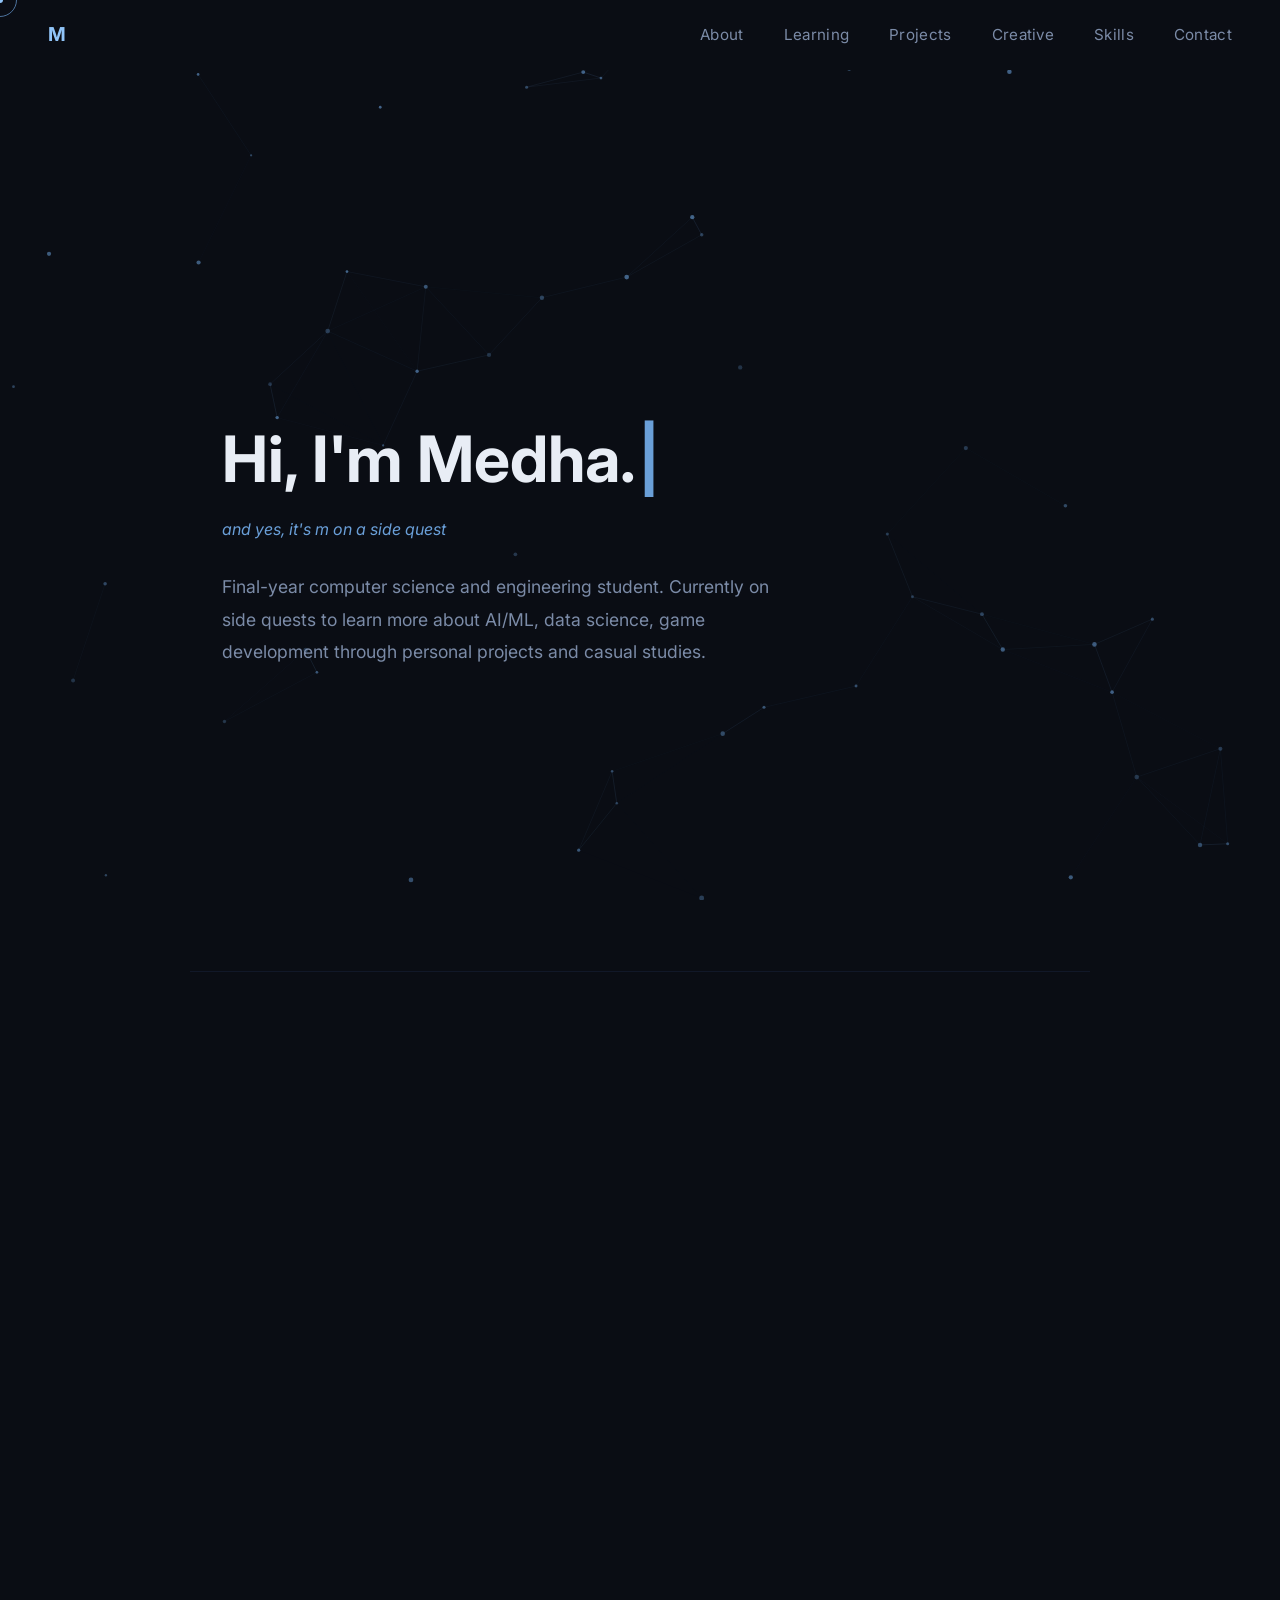
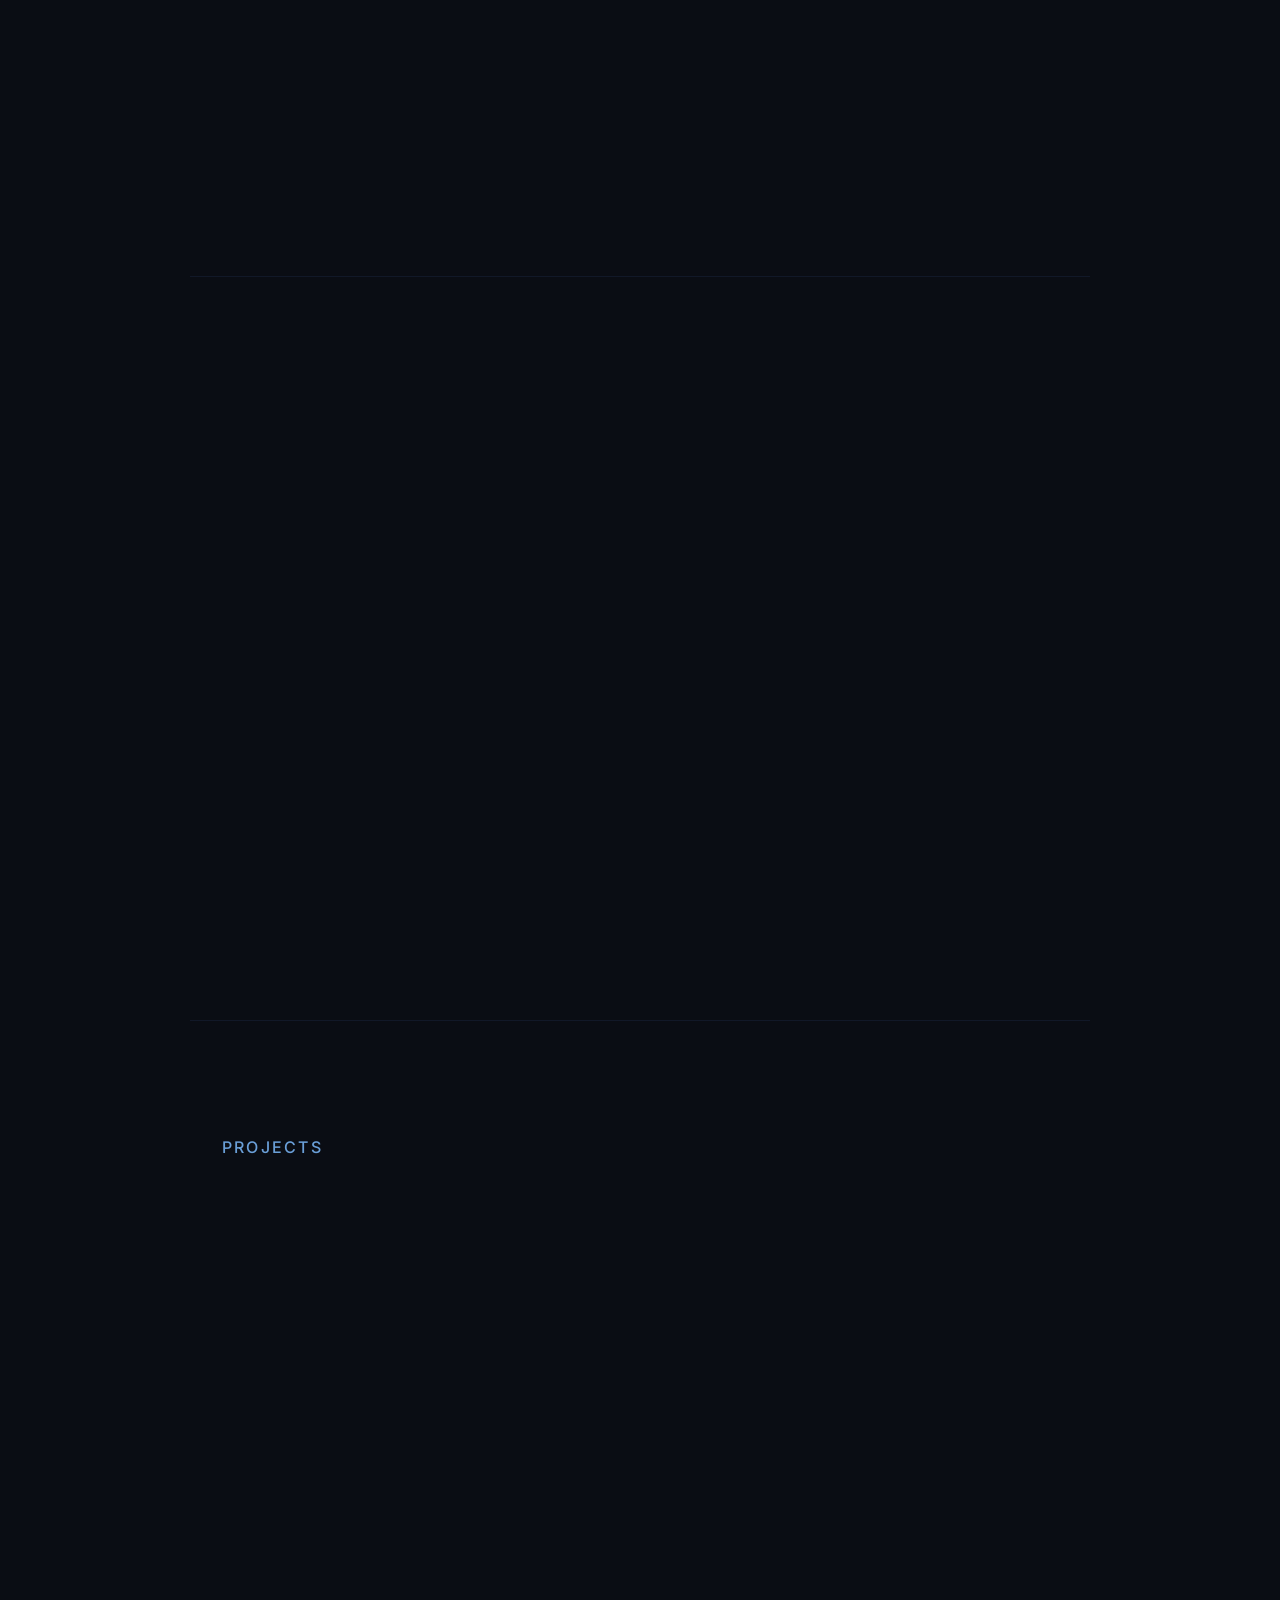
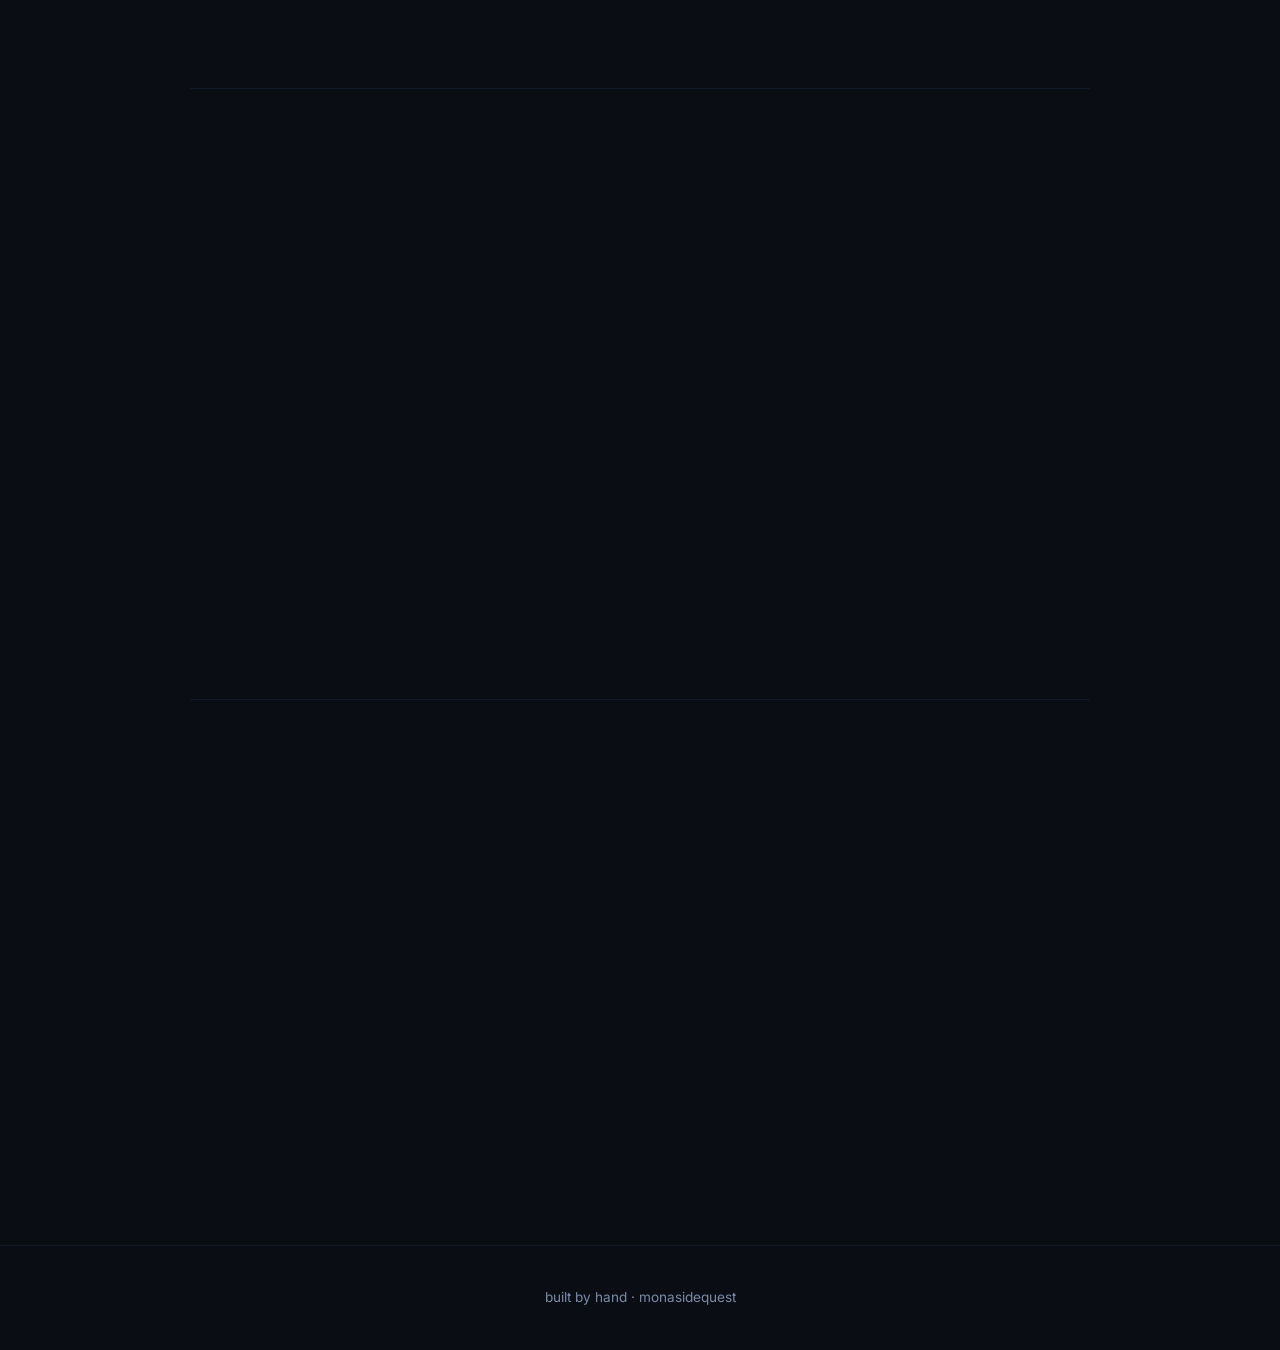
<file: index.html>
<!DOCTYPE html>
<html lang="en">
    <head>
        <meta charset="UTF-8" />
        <meta name="viewport" content="width=device-width, initial-scale=1.0" />
        <title>monasidequest</title>
        <link rel="preconnect" href="https://fonts.googleapis.com">
        <link href="https://fonts.googleapis.com/css2?family=Inter:wght@400;500;600;700&display=swap" rel="stylesheet">
        <link rel="stylesheet" href="style.css" />
    </head>

    <body>
        <nav id="navbar">
            <a href="#" class="nav-logo">M</a>
             <ul class="nav-links" id="nav-links">
                <li><a href="#about">About</a></li>
                <li><a href="#learning">Learning</a></li>
                <li><a href="#projects">Projects</a></li>
                <li><a href="creative.html">Creative</a></li>
                <li><a href="#skills">Skills</a></li>
                <li><a href="#contact">Contact</a></li>
            </ul>

            <button class="hamburger" id="hamburger" aria-label="Toggle menu">
                <span></span>
                <span></span>
                <span></span>
            </button>
        </nav>
        <div class="nav-overlay" id="nav-overlay"></div>

        <section id="hero">
            <h1 id="hero-title"></h1>
            <p class="hero-tagline fade-in">and yes, it's m on a side quest</p>
            <p class="hero-intro fade-in">
                Final-year computer science and engineering student. Currently on side quests to learn more about AI/ML, data science,
                game development through personal projects and casual studies.
            </p>
        </section>

        <section id="about">
            <h2 class="reveal">About me</h2>
            <p class="reveal">
                Computers always felt natural to me. Easy in the way things feel easy when they just make sense. 
                Math and coding worked the same way: just knowing what to apply where, when, and how. 
                The satisfaction of being able to apply the specific knowledge or logic to solve a problem, or build 
                something from scratch, on things that pique my curiosity and interest is what keeps me going.
                Right now that means a lot of things at once – AI/ML, data science, game development, and building this website. 
            </p>
            <p class="reveal">
                I'm not sure where it all leads yet, and I'm okay with that. 
                That same curiosity doesn't stay inside a screen either:
            </p>
                <ul>
                    <li class="reveal"> I like art. Experimenting with new mediums, new methods, trying to figure out what works, and the process 
                        of creating something is fun. </li>
                    <li class="reveal"> I like trying out new games. Understanding the game mechanics, graphics, storyline, and figuring out what 
                        makes a game interesting—even the ones that I personally don't like is intriguing. </li>
                    <li class="reveal"> I'm even trying to get into gardening. Learning the different needs of different plants, and caring for 
                        them is a slow and therapeutic process, reminding me to take things slow sometimes. </li>
                </ul> 
            <p class="reveal">
                All of this keeps reminding me to take it one day at a time and to trust the process.          
            </p>
            </section>

        <section id="learning">
            <h2 class="reveal">Currently learning</h2>
            <div class="cards-grid">
                <div class="learning-card reveal">
                    <h3>AI/ML & Data Science</h3>
                    <p class="card-status">Status: In Progress</p>
                    <p>
                        Working through Kaggle's learning tracks. I upload the exercise Notebooks to Github as I go. 
                    </p>
                </div>

                <div class="learning-card reveal">
                    <h3>Game Development - Unity</h3>
                    <p class="card-status">Status: In Progress</p>
                    <p>
                        Teaching myself Unity and C#, one feature or mechanic at a time.
                        Publishing on itch.io and looking for game jams to participate in when I can.
                    </p>
                </div>

                <div class="learning-card reveal">
                    <h3>LeetCode - C++ & Python</h3>
                    <p class="card-status">Status: Daily Habit</p>
                    <p>
                        One problem every day regardless of the difficulty. I solve it in whichever language feels right first, then 
                        translate the same solution to the other. Two submissions, one insight.
                    </p>
                </div>

                <div class="learning-card reveal">
                    <h3>Web Development - HTML / CSS / JS</h3>
                    <p class="card-status">Status: You are looking at it</p>
                    <p>
                        Building this site from scratch to learn the basics and fundamentals.
                        Every single line written manually while figuring out each concept.
                    </p>
                </div>
            </div>
        </section>

        <section id="projects">
            <h2>Projects</h2>
            <p class="reveal projects-eyebrow">Latest thing I'm building</p>
            <div class="cards-grid featured-single" id="featured-projects"></div>
            <div class="reveal" style="margin-top: 2rem;">
                <a href="projects.html" class="btn">View all projects</a>
            </div>
        </section>
        
        <section id="skills">
            <h2 class="reveal">Skills</h2>
            <div class="skills-grid">
                    <div class="skill-group reveal">
                    <h3>Languages</h3>
                    <ul>
                        <li>Python</li>
                        <li>C++</li>
                        <li>C#</li>
                        <li>C</li>
                        <li>SQL</li>
                        <li>HTML</li>
                        <li>CSS (learning)</li>
                        <li>JavaScript (learning)</li>
                    </ul>
                </div>

                <div class="skill-group reveal">
                    <h3>Tools & Platforms</h3>
                    <ul>
                        <li>VS Code</li>
                        <li>Git & GitHub</li>
                        <li>Unity</li>
                        <li>Tableau</li>
                    </ul>
                </div>
            </div>
        </section>

        <section id="contact">
            <h2 class="reveal">Contact</h2>
            <p class="reveal" style="color: var(--muted); margin-bottom: 2rem;">
                Always open to interesting conversations, collaborations, or just a hello!
            </p>
            <div class="contact-links reveal">
                <a href="https://in.linkedin.com/in/medhahegde04" target="_blank" class="contact-link">LinkedIn</a>
                <a href="https://github.com/medhahegde04" target="_blank" class="contact-link">GitHub</a>
                <a href="https://monasidequest.itch.io/" target="_blank" class="contact-link">Itch.io</a>
                <a href="" target="_blank" class="contact-link">Instagram (Creative Outlet)
                    <span class="coming-soon">just getting started</span>
                </a>
                <div class="email-row">
                    <span>medhahegde04@gmail.com</span>
                    <button class="copy-btn" onclick="copyEmail()"> Copy </button>
                    <span class="copy-confirm" id="copy-confirm"> Copied! </span>
                </div>
            </div>
        </section>

         <footer>
            <p>built by hand · monasidequest</p>
        </footer>

        <script src="projects-info.js"></script>
        <script src="script.js"></script>
    </body>
</html>
</file>
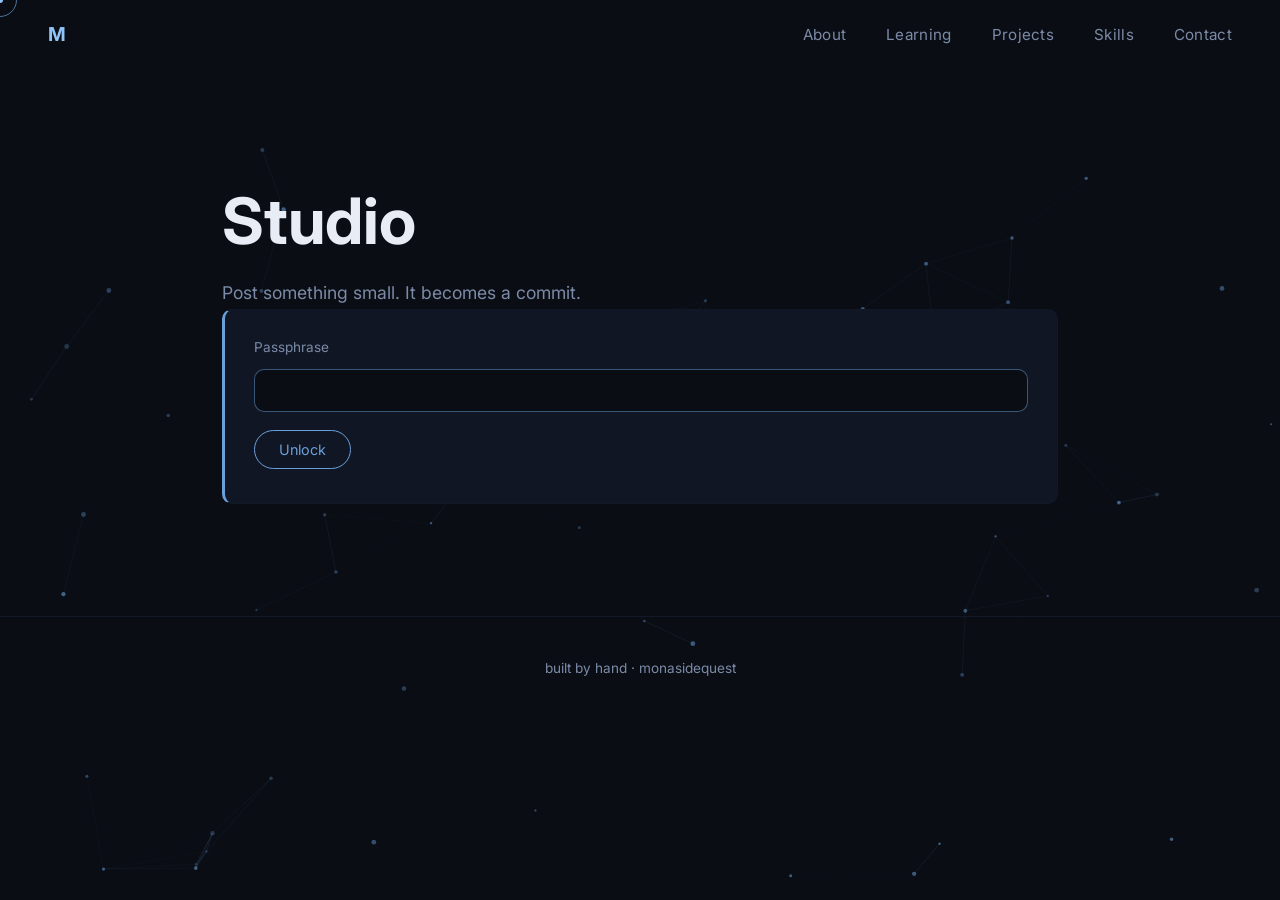
<file: admin.html>
<!DOCTYPE html>
<html lang="en">
    <head>
        <meta charset="UTF-8" />
        <meta name="viewport" content="width=device-width, initial-scale=1.0" />
        <meta name="robots" content="noindex, nofollow" />
        <title>Studio by monasidequest</title>
        <link rel="preconnect" href="https://fonts.googleapis.com">
        <link href="https://fonts.googleapis.com/css2?family=Inter:wght@400;500;600;700&display=swap" rel="stylesheet">
        <link rel="stylesheet" href="style.css" />
    </head>

    <body>
        <nav id="navbar">
            <a href="index.html" class="nav-logo">M</a>
             <ul class="nav-links">
                <li><a href="index.html#about">About</a></li>
                <li><a href="index.html#learning">Learning</a></li>
                <li><a href="projects.html">Projects</a></li>
                <li><a href="index.html#skills">Skills</a></li>
                <li><a href="index.html#contact">Contact</a></li>
            </ul>
        </nav>

        <section id="studio">
            <h1 class="fade-in">Studio</h1>
            <p class="hero-intro fade-in">Post something small. It becomes a commit.</p>


            <div class="learning-card" id="view-login">
                <p class="projects-eyebrow">Passphrase</p>
                <input id="pass" type="password" autocomplete="current-password">
                <div class="filter-bar">
                    <button class="btn" id="btn-login">Unlock</button>
                </div>
                <div class="projects-empty" id="msg-login"></div>
            </div>


            <div class="learning-card hidden" id="view-compose">
                <p class="projects-eyebrow">Pictures (optional, up to 4)</p>
                <div class="filter-bar">
                    <button class="filter-btn" id="btn-pick">Add photos</button>
                </div>
                <input id="file" type="file" accept="image/*" multiple class="hidden">
                <div class="projects-empty" id="pick-status"></div>
                <div class="thumbs" id="thumbs"></div>

                <p class="projects-eyebrow">Title</p>
                <input id="title" type="text" maxlength="80">

                <p class="projects-eyebrow">Tag</p>
                <input id="tag" type="text" maxlength="30" placeholder="sketch, note, craft...">

                <p class="projects-eyebrow">Date</p>
                <input id="date" type="date">

                <p class="projects-eyebrow">Caption / Note</p>
                <textarea id="caption" maxlength="600"></textarea>

                <div class="filter-bar">
                    <button class="filter-btn" id="btn-lock">Lock</button>
                    <button class="btn" id="btn-preview">Preview</button>
                </div>
                <div class="projects-empty" id="msg-compose"></div>
            </div>


            <div class="hidden" id="view-preview">
                <p class="projects-eyebrow">This will appear on your site.</p>
                <div class="creative-grid" id="preview-card"></div>

                <div class="learning-card" style="margin-top: 1.5rem;">
                    <p class="projects-eyebrow">Files that will change:</p>
                    <div class="projects-empty" id="files-list"></div>

                    <p class="projects-eyebrow" style="margin-top: 1.1rem;">Commit message:</p>
                    <input id="commit" type="text" maxlength="200">

                    <div class="filter-bar">
                        <button class="filter-btn" id="btn-back">Back</button>
                        <button class="btn" id="btn-publish">Publish</button>
                    </div>
                    <div class="projects-empty" id="msg-preview"></div>
                </div>
            </div>
            

            <div class="learning-card hidden" id="view-done">
                <h3>Pushed!</h3>
                <div class="projects-empty">Vercel is redeploying. The site updates in about a minute.</div>
                <div class="filter-bar" style="margin-top: 1rem;">
                    <a id="commit-link" class="btn" target="_blank" rel="noopener">View commit</a>
                    <button class="filter-btn" id="btn-again">Post another</button>
                </div>
            </div>
            
        </section>

        <footer>
            <p>built by hand · monasidequest</p>
        </footer>

        <script src="script.js"></script>
        <script src="admin.js"></script>
    </body>
</html>
</file>
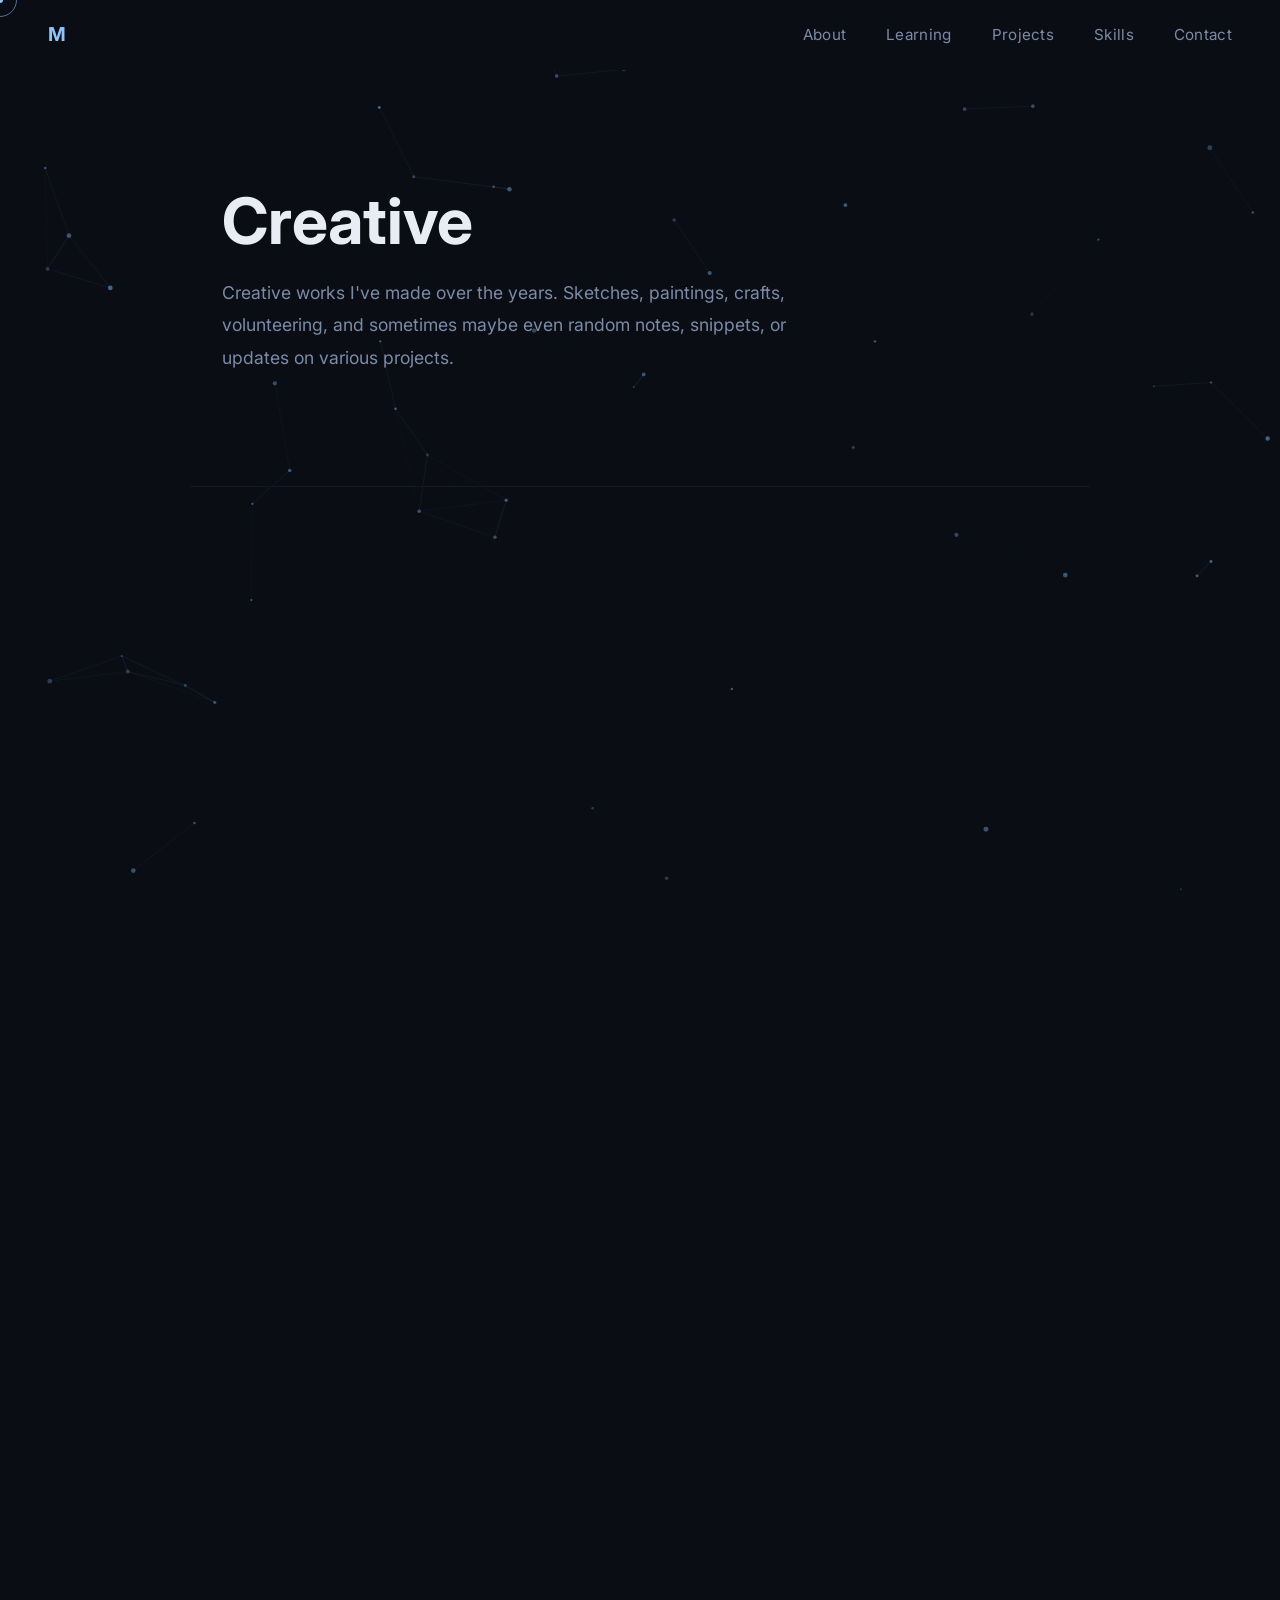
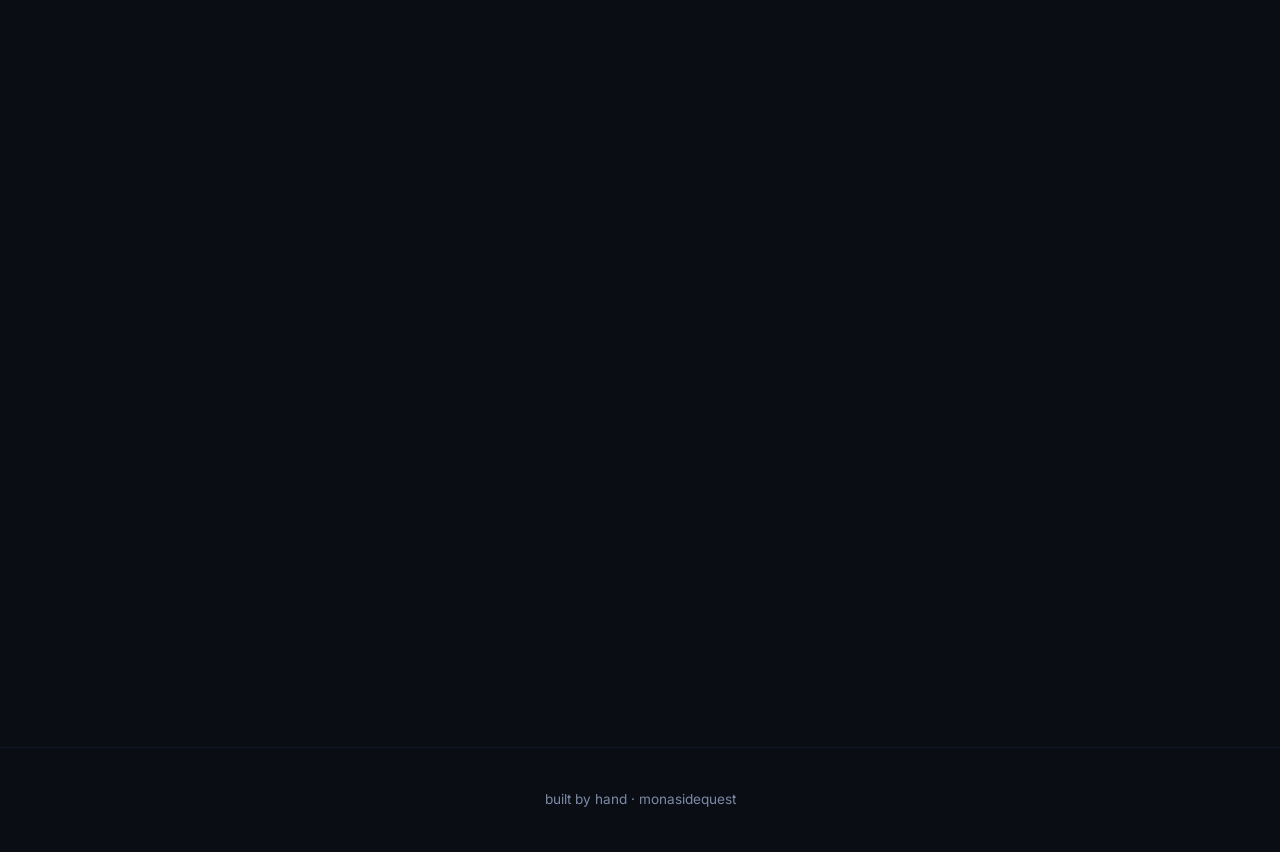
<file: creative.html>
<!DOCTYPE html>
<html lang="en">
    <head>
        <meta charset="UTF-8" />
        <meta name="viewport" content="width=device-width, initial-scale=1.0" />
        <title>Creative by monasidequest</title>
        <link rel="preconnect" href="https://fonts.googleapis.com">
        <link href="https://fonts.googleapis.com/css2?family=Inter:wght@400;500;600;700&display=swap" rel="stylesheet">
        <link rel="stylesheet" href="style.css" />
    </head>

    <body>
        <nav id="navbar">
            <a href="index.html" class="nav-logo">M</a>
             <ul class="nav-links">
                <li><a href="index.html#about">About</a></li>
                <li><a href="index.html#learning">Learning</a></li>
                <li><a href="projects.html">Projects</a></li>
                <li><a href="index.html#skills">Skills</a></li>
                <li><a href="index.html#contact">Contact</a></li>
            </ul>
        </nav>

        <section id="creative-header">
            <h1 class="fade-in">Creative</h1>
            <p class="hero-intro fade-in">
                Creative works I've made over the years. Sketches, paintings, crafts, volunteering, and sometimes maybe even random notes, snippets, or updates on various projects.
            </p>
        </section>

        <section id="creative-list">
            <div class="creative-grid" id="creative-gallery"></div>
        </section>

        <footer>
            <p>built by hand · monasidequest</p>
        </footer>

        <script src="creative-data.js"></script>
        <script src="script.js"></script>
    </body>
</html>
</file>
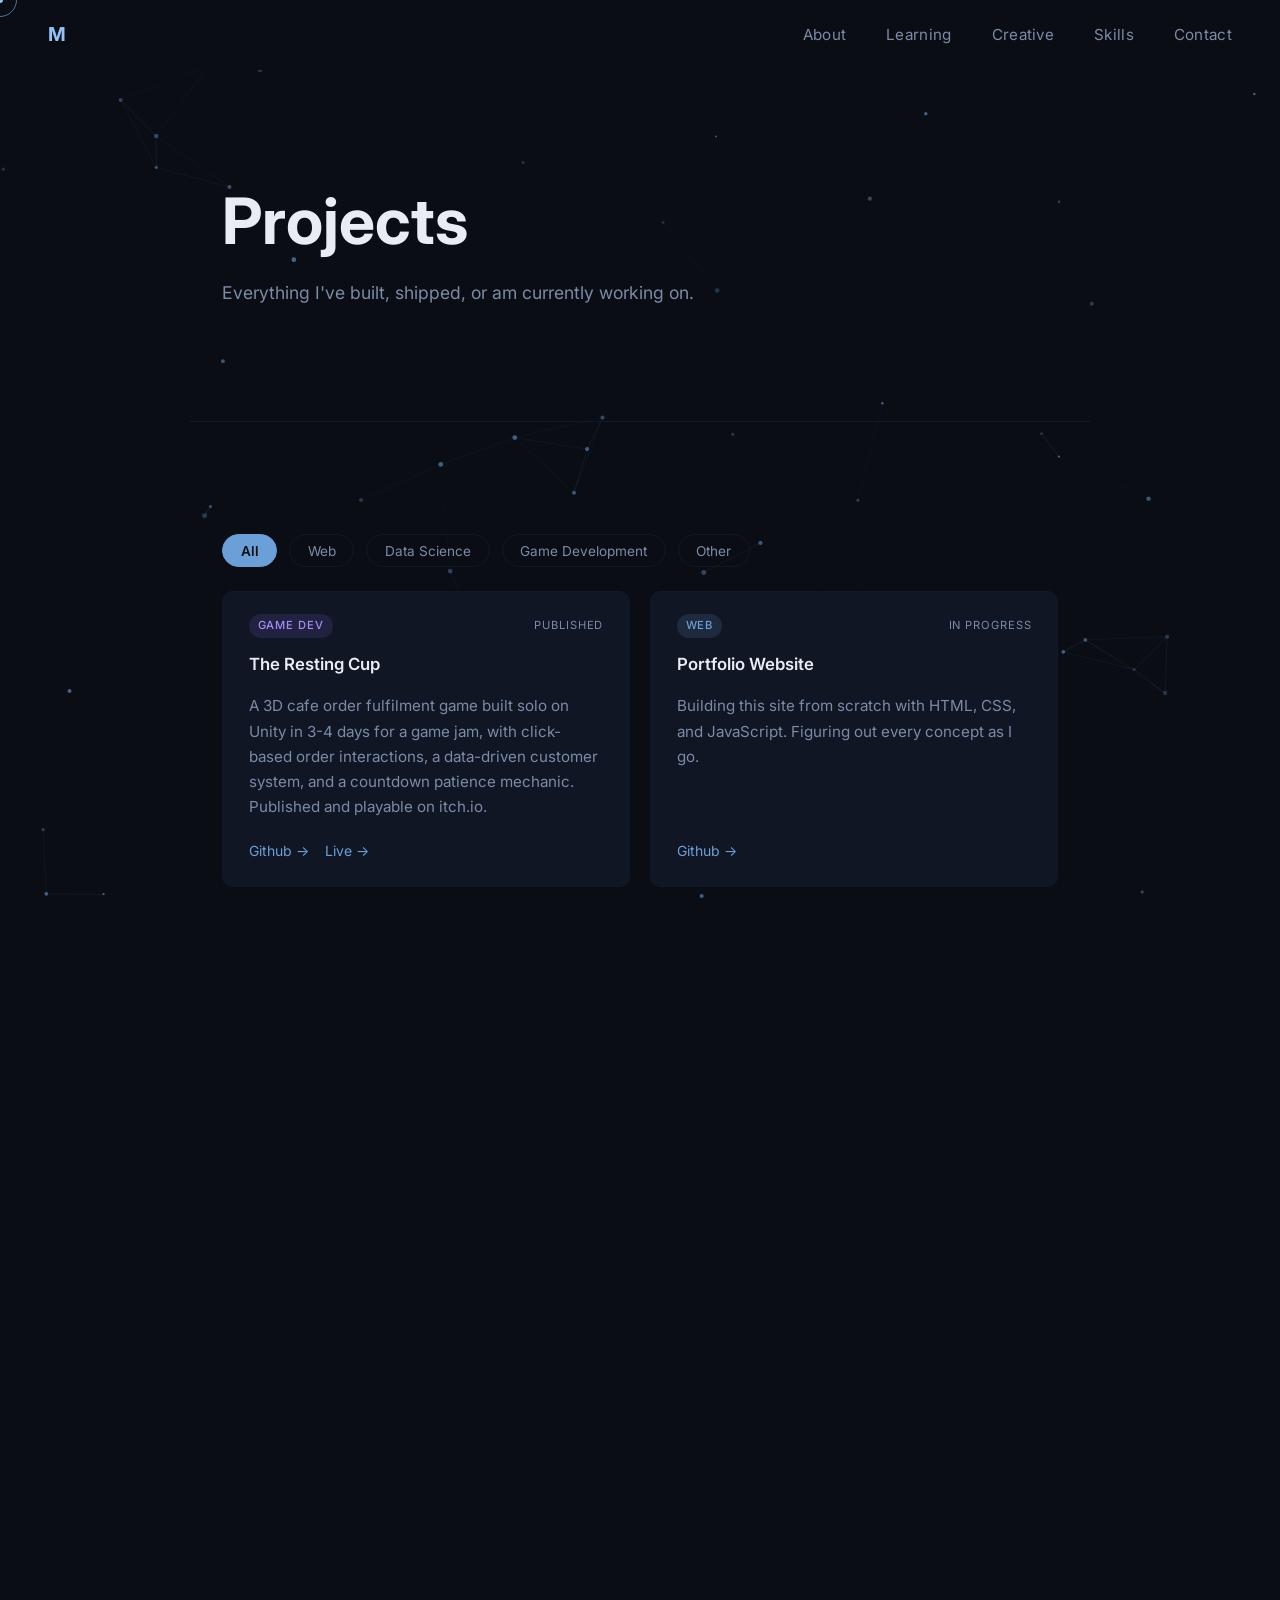
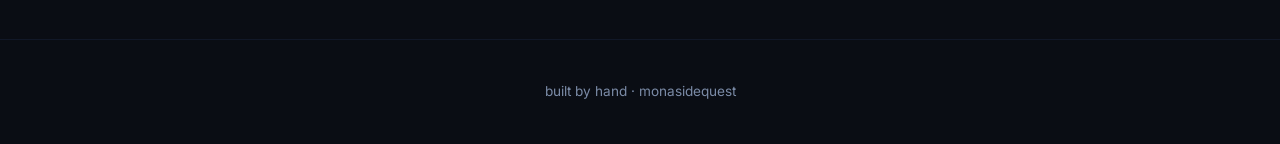
<file: projects.html>
<!DOCTYPE html>
<html lang="en">
    <head>
        <meta charset="UTF-8" />
        <meta name="viewport" content="width=device-width, initial-scale=1.0" />
        <title>Projects by monasidequest</title>
        <link rel="preconnect" href="https://fonts.googleapis.com">
        <link href="https://fonts.googleapis.com/css2?family=Inter:wght@400;500;600;700&display=swap" rel="stylesheet">
        <link rel="stylesheet" href="style.css" />
    </head>

    <body>
        <nav id="navbar">
            <a href="index.html" class="nav-logo">M</a>
             <ul class="nav-links">
                <li><a href="index.html#about">About</a></li>
                <li><a href="index.html#learning">Learning</a></li>
                <li><a href="creative.html">Creative</a></li>
                <li><a href="index.html#skills">Skills</a></li>
                <li><a href="index.html#contact">Contact</a></li>
            </ul>
        </nav>

        <section id="projects-header">
            <h1 class="fade-in">Projects</h1>
            <p class="hero-intro fade-in">
                Everything I've built, shipped, or am currently working on.
            </p>
        </section>

        <section id="projects-list">
            <div class="filter-bar reveal">
                <button class="filter-btn active" data-filter="all">All</button>
                <button class="filter-btn" data-filter="web">Web</button>
                <button class="filter-btn" data-filter="ds">Data Science</button>
                <button class="filter-btn" data-filter="gamedev">Game Development</button>
                <button class="filter-btn" data-filter="other">Other</button>
            </div>
            
            <div class="projects-full-grid" id="all-projects"></div>
        </section>
        
        <footer>
            <p>built by hand · monasidequest</p>
        </footer>

        <script src="projects-info.js"></script>
        <script src="script.js"></script>
    </body>
</html>
</file>
<file: style.css>
/* ---------- RESET ---------- */
/* Removes default margins and paddings of browsers. */
*, *::before, *::after {
    box-sizing: border-box;
    margin: 0;
    padding: 0;
}



/* ---------- CSS VARIABLES ---------- */
/* Defines the palette and settings. Use them with var(--variable-name). */
:root {
    --bg: #0a0d14;
    --surface: #101624;
    --border: #111828;
    --accent: #6a9fd8;
    --highlight: #90c4f8;
    --text: #e8edf5;
    --muted: #7b8ba7;
    --shadow: #6a9fd866;

    --tag-web-bg: #6a9fd826;
    --tag-ds-bg: #90c4f826;
    --tag-gamedev-bg: #8264dc26;
    --tag-other-bg: #64c89626;
 
    --tag-gamedev: #a78bfa;
    --tag-other: #78e3b8;
 
    --border-hover: #6a9fd880;
    --glow-soft: #6a9fd81a;
    --glow-ring: #6a9fd81f;
    --glow-btn: #6a9fd84d;
 

    --font: 'Inter', system-ui, sans-serif;
    --max-width: 900px;
    --section-gap: 7rem;
    --radius: 10px;
}



/* ---------- PARTICLE CANVAS ---------- */
/* Sits behind everything, fixed to the viewport. */
#particle-canvas {
    position: fixed;
    top: 0;
    left: 0;
    width: 100%;
    height: 100%;
    z-index: 0;
    pointer-events: none;
}

/* Push all content above the canvas. */
nav, section, footer, .nav-overlay {
    position: relative;
    z-index: 1;
}



/* ---------- CUSTOM CURSOR ---------- */
/* Hide the default cursor everywhere. */
body, a, button, .filter-btn, .btn {
    cursor: none;
}

/* Small dot — snaps to mouse instantly. */
#cursor-dot {
    width: 6px;
    height: 6px;
    background-color: var(--highlight);
    border-radius: 50%;
    position: fixed;
    top: 0;
    left: 0;
    pointer-events: none;
    z-index: 9999;
    transform: translate(-50%, -50%);
    transition: width 0.15s ease, height 0.15s ease;
}

/* Larger ring — follows with a lag. */
#cursor-ring {
    width: 34px;
    height: 34px;
    border: 1.5px solid var(--accent);
    border-radius: 50%;
    position: fixed;
    top: 0;
    left: 0;
    pointer-events: none;
    z-index: 9998;
    transform: translate(-50%, -50%);
    transition: width 0.2s ease, height 0.2s ease, border-color 0.2s ease;
    opacity: 0.7;
}

/* Both grow when hovering interactive elements. */
body.cursor-hover #cursor-dot {
    width: 8px;
    height: 8px;
}

body.cursor-hover #cursor-ring {
    width: 48px;
    height: 48px;
    border-color: var(--highlight);
    opacity: 1;
}



/* ---------- BODY ---------- */
/* Base style for all the elements in the body. */
body {
    background-color: var(--bg);
    color: var(--text);
    font-family: var(--font);
    font-size: 1.05rem;
    line-height: 1.75;
    padding-top: 4.5rem;
    -webkit-font-smoothing: antialiased;
}



/* ---------- LINKS ---------- */
/* Base style for all the links. */
a {
    color: var(--accent);
    text-decoration: none;
    transition: color 0.2s ease;
}

a:hover {
    color: var(--highlight);
}



/* ---------- NAVIGATION ---------- */
/* Basic styling – fixed to the top of the screen with the logo on the left and links on the right. */
nav {
    position: fixed;
    top: 0; 
    left: 0;
    right: 0;
    z-index: 100;
    background-color: var(--bg);
    border-bottom: 1px solid transparent;
    display: flex;
    align-items: center;
    justify-content: space-between;
    padding: 1.1rem 3rem;
    transition: border-color 0.3s ease, background-color 0.3s ease;
}

/* Scrolled state – added by JS when page scrolls down. */
nav.scrolled {
    border-bottom-color: var(--border);
    background-color: #0a0d14eb;
    backdrop-filter: blur(10px);
}

/* Logo – basic styling. */
.nav-logo {
    font-size: 1.2rem;
    font-weight: 700;
    color: var(--highlight);
    letter-spacing: 0.05em;
    text-decoration: none;
    transition: color 0.2s ease;
}

.nav-logo:hover {
    color: var(--text);
}

/* Navigation links – removes bullet points and displays the links in a row. */
.nav-links {
    display: flex;
    gap: 2.5rem;
    list-style: none;
}

/* Individual navigation links – muted by default and animated underline that grows on hover. */
.nav-links a {
    font-size:  0.95rem;
    color: var(--muted);
    letter-spacing: 0.02em;
    transition: color 0.2s ease;
    position: relative;
    padding-bottom: 3px;
}

.nav-links a::after {
    content: '';
    position: absolute;
    bottom: 0;
    left: 0;
    width: 0;
    height: 1px;
    background-color: var(--accent);
    transition: width 0.25s ease;
}

.nav-links a:hover, .nav-links a.active {
    color: var(--text);
}

.nav-links a.active::after, .nav-links a:hover::after {
    width: 100%;
}



/* ---------- HERO ---------- */
/* Fills content to the screen. */
#hero {
    padding-top: calc(var(--section-gap) + 3rem);
    min-height: 100vh;
    display: flex;
    flex-direction: column;
    justify-content: center;
}

h1 {
    font-size: clamp(2.6rem, 6vw, 4rem);
    font-weight: 700;
    line-height: 1.15;
    color: var(--text);
    margin-bottom: 1rem;
    min-height: 1.2em;
}

/* Blinking cursor animation on title. */
#hero-title::after {
    content: '|';
    color: var(--accent);
    animation: blink 1s step-end infinite;
    margin-left: 2px;
}

@keyframes blink {
    0%, 100% {opacity: 1;}
    50% {opacity: 0;}
}

/* Tagline styling. */
.hero-tagline {
    font-size: 1rem;
    color: var(--accent);
    margin-bottom: 1.75rem;
    font-style: italic;
}

/* Styling intro paragraph. */
.hero-intro {
    font-size: 1.1rem;
    color: var(--muted);
    max-width: 580px;
    line-height: 1.85;
}

/* Elements are visible only after JS finishes typing the tile.  */
.fade-in {
    opacity: 0;
    transition: opacity 0.9s ease;
}

.fade-in.visible {
    opacity: 1;
}



/* ---------- SECTION ---------- */
/* Basic styling for all sections. */
section {
    max-width: var(--max-width);
    margin: 0 auto;
    padding: var(--section-gap) 2rem;
    border-bottom: 1px solid var(--border);
}

section:last-of-type {
    border-bottom: none;
}

/* Basic styling for section titles and subheadings. */
h2 {
    font-size: 1rem;
    font-weight: 500;
    color: var(--accent);
    text-transform: uppercase;
    letter-spacing: 0.14em;
    margin-bottom: 2.25rem;
}

h3 {
    font-size: 1.05rem;
    font-weight: 600;
    color: var(--text);
    margin-bottom: 0.4rem;
}



/* ---------- ABOUT ME SECTION ---------- */
/* Styling for the paragraphs under the "about me" section. */
#about p {
    font-size: 1.05rem;
    color: var(--muted);
    margin-bottom: 1.4rem;
    max-width: 680px;
    text-align: justify;
}

#about ul {
    list-style: none;
    display: flex;
    flex-direction: column;
    gap: 0.85rem;
    margin-bottom: 1.4rem;
    max-width: 680px;
}

#about ul li {
    font-size: 1.05rem;
    color: var(--muted);
    padding-left: 1.5rem;
    position: relative;
    text-align: justify;
}

#about ul li::before {
    content: '–';
    position: absolute;
    left: 0;
    color: var(--accent);
}

/* Reveals elements as page scrolls down. */
.reveal {
    opacity: 0;
    transform: translateY(24px);
    transition: opacity 0.55s ease, transform 0.55s ease;
}

.reveal.visible {
    opacity: 1;
    transform: translateY(0);
}



/* ---------- CURRENTLY LEARNING SECTION ---------- */
/* Styling for cards grid. */
.cards-grid {
    display: grid;
    grid-template-columns: repeat(auto-fit, minmax(280px, 1fr));
    gap: 1.25rem;
}

/* Styling for each learning card. */
.learning-card {
    background-color: var(--surface);
    border: 1px solid var(--border);
    border-left: 3px solid var(--accent);
    border-radius: var(--radius);
    padding: 1.6rem 1.8rem;
    transition: border-left-color 0.25s ease, transform 0.25s ease, box-shadow 0.25s ease;
}

.learning-card:hover {
    border-left-color: var(--highlight);
    transform: translateY(-3px);
    box-shadow: 0 8px 30px var(--shadow);
}

/* Styling for card status. */
.card-status {
    font-size: 0.72rem;
    color: var(--accent);
    text-transform: uppercase;
    letter-spacing: 0.1em;
    margin-bottom: 0.4rem;
    font-weight: 500;
}

/* Styling for card description. */
.learning-card p:last-child {
    font-size: 0.95rem;
    color: var(--muted);
    margin-top: 0.5rem;
    line-height: 1.65;
    text-align: justify;
}



/* ---------- PROJECTS SECTION ---------- */
/* Styling for project cards. */
.featured-single .project-card {
    background-color: transparent;
    border: 1px solid transparent;
    border-left: 3px solid transparent;
    border-radius: var(--radius);
    padding: 1.8rem 1.8rem;
    transition: background-color 0.3s ease, border-color 0.3s ease,
                transform 0.15s ease, box-shadow 0.3s ease;
    transform-style: preserve-3d;
    will-change: transform;
}

.featured-single .project-card h3 {
    font-size: 1.3rem;
}

.featured-single .project-card:hover {
    background-color: var(--surface);
    border-color: var(--border);
    border-left-color: var(--highlight);
    box-shadow: 0 12px 45px var(--glow-ring), 0 0 0 1px var(--glow-soft);
}

.projects-eyebrow {
    font-size: 0.85rem;
    color: var(--muted);
    margin-bottom: 0.6rem;
}

.project-card {
    background-color: var(--surface);
    border: 1px solid var(--border);
    border-radius: var(--radius);
    padding: 1.4rem 1.6rem;
    display: flex;
    flex-direction: column;
    gap: 0.5rem;
    transition: border-color 0.25s ease, box-shadow 0.25s ease;
}
 
.project-card:hover {
    border-color: var(--border-hover);
    box-shadow: 0 8px 40px var(--glow-ring), 0 0 0 1px var(--glow-soft);
}

.project-card-header {
    display: flex;
    align-items: center;
    justify-content: space-between;
    margin-bottom: 0.25rem;
}

.project-tag {
    font-size: 0.7rem;
    font-weight: 500;
    text-transform: uppercase;
    letter-spacing: 0.08em;
    padding: 2px 9px;
    border-radius: 20px;
}

.tag-web {
    background: var(--tag-web-bg);
    color: var(--accent);
}
.tag-ds {
    background: var(--tag-ds-bg);
    color: var(--highlight);
}
.tag-gamedev {
    background: var(--tag-gamedev-bg);
    color: var(--tag-gamedev);
}
.tag-other {
    background: var(--tag-other-bg);
    color: var(--tag-other);
}

.project-status {
    font-size: 0.7rem;
    color: var(--muted);
    text-transform: uppercase;
    letter-spacing: 0.08em;
}

.project-card p {
    font-size: 0.95rem;
    color: var(--muted);
    line-height: 1.65;
    flex: 1;
}

.project-links {
    margin-top: 0.75rem;
    display: flex;
    gap: 1rem;
}

.project-link {
    font-size: 0.875rem;
    color: var(--accent);
    transition: color 0.2s ease;
}

.project-link:hover {
    color: var(--highlight);
}

.projects-empty {
    font-size: 0.95rem;
    color: var(--muted);
    font-style: italic;
 }

/* Project grid display styling. */
.projects-full-grid {
    display: grid;
    grid-template-columns: repeat(auto-fill, minmax(280px, 1fr));
    gap: 1.25rem;
    margin-top: 1.5rem;
}

/* Styling the filter bar and buttons. */
.filter-bar {
    display: flex;
    gap: 0.75rem;
    flex-wrap: wrap;
    margin-bottom: 0.5rem;
}

.filter-btn {
    background: none;
    border: 1px solid var(--border);
    color: var(--muted);
    font-size: 0.85rem;
    font-family: var(--font);
    padding: 0.45rem 1.1rem;
    border-radius: 20px;
    transition: all 0.2s ease;
}

.filter-btn:hover {
    border-color: var(--accent);
    color: var(--text);
}

.filter-btn.active {
    background-color: var(--accent);
    border-color: var(--accent);
    color: var(--bg);
    font-weight: 600;
}

/* Styling for buttons. */
.btn {
    display: inline-block;
    border: 1px solid var(--accent);
    color: var(--accent);
    font-size: 0.9rem;
    font-family: var(--font);
    padding: 0.65rem 1.5rem;
    border-radius: 20px;
    transition: all 0.25s ease;
    text-decoration: none;
}

.btn:hover {
    background-color: var(--accent);
    color: var(--bg);
    box-shadow: 0 0 20px var(--glow-btn);
}

.hidden {
    display: none;
}



/* ---------- SKILLS SECTION ---------- */
/* Styling the skills grid/section. */
.skills-grid {
    display: grid;
    grid-template-columns: repeat(auto-fit, minmax(180px, 1fr));
    gap: 2.5rem;
}

.skill-group h3 {
    font-size: 0.72rem;
    font-weight: 600;
    color: var(--muted);
    text-transform: uppercase;
    letter-spacing:  0.14em;
    margin-bottom: 1rem;
}

.skill-group ul {
    list-style: none;
    display: flex;
    flex-direction: column;
    gap: 0.55rem;
}

.skill-group ul li {
    font-size: 1rem;
    color: var(--text);
}



/* ---------- CONTACT SECTION ---------- */
/* Styling the links. */
.contact-links {
    display: flex;
    flex-direction: column;
    gap: 0.85rem;
    align-items: flex-start;
}

.contact-link {
    display: inline-flex;
    align-items: center;
    gap: 0.5rem;
    font-size: 1rem;
    color: var(--muted);
    background: none;
    border: none;
    font-family: var(--font);
    cursor: pointer;
    padding: 0;
    transition: color 0.2s ease;
    text-decoration: none;
}

.contact-link:hover {
    color: var(--text);
}

.coming-soon {
    font-size: 0.72rem;
    color: var(--muted);
    border: 1px solid var(--border);
    padding: 1px 7px;
    border-radius: 10px;
    font-style: italic;
}

.copy-confirm {
    font-size: 0.78rem;
    color: var(--accent);
    opacity: 0;
    transition: opacity 0.2s ease;
}

.copy-confirm.show { 
    opacity: 1; 
}

.email-row {
    display: flex;
    align-items: center;
    gap: 0.75rem;
    color: var(--muted);
}

.copy-btn {
    font-size: 0.75rem;
    font-family: var(--font);
    color: var(--accent);
    background: none;
    border: 1px solid var(--border);
    padding: 2px 10px;
    border-radius: 20px;
    cursor: pointer;
    transition: all 0.2s ease;
}

.copy-btn:hover {
    background-color: var(--accent);
    color: var(--bg);
    border-color: var(--accent);
}



/* ---------- FOOTER ---------- */
/* Styling for the footer. */
footer {
    text-align: center;
    padding: 2.5rem;
    font-size: 0.85rem;
    color: var(--muted);
    border-top: 1px solid var(--border);
}



/* ---------- RESPONSIVE ---------- */
/* Adjustments for mobile screens. */
@media (max-width: 700px) {
    section {
        padding: 4.5rem 1.5rem;
    }

    h1 {
        font-size: clamp(2rem, 10vw, 2.8rem);
    }
    
    /* Overlay behind the dropdown menu. */
    .nav-overlay {
        display: none;
        position: fixed;
        top: 0;
        left: 0;
        right: 0;
        bottom: 0;
        background-color: #0a0d1480;
        z-index: 99;
    }

    .nav-overlay.open {
        display: block;
    }

    /* Hamburger button. */
    .hamburger {
        display: flex;
        flex-direction: column;
        gap: 5px;
        background: none;
        border: none;
        outline: none;
        cursor: pointer;
        padding: 4px;
        z-index: 200;
    }

    .hamburger span {
        display: block;
        width: 20px;
        height: 1.5px;
        background-color: var(--muted);
        border-radius: 2px;
        transition: transform 0.3s ease, opacity 0.3s ease;
    }

    /* Animate hamburger into an X when menu is open. */
    .hamburger.open span:nth-child(1) {
        transform: translateY(7px) rotate(45deg);
    }

    .hamburger.open span:nth-child(2) {
        opacity: 0;
    }

    .hamburger.open span:nth-child(3) {
        transform: translateY(-7px) rotate(-45deg);
    }

    /* Hide the nav links by default on mobile. */
    .nav-links {
        display: none;
        flex-direction: column;
        gap: 0;
        position: absolute;
        top: 100%;
        left: 0;
        right: 0;
        background-color: var(--surface);
        border-bottom: 1px solid var(--border);
        padding: 0.5rem 0;
        list-style: none;
    }

    .nav-links.open {
        display: flex;
    }

    .nav-links li a {
        display: block;
        padding: 0.85rem 1.5rem;
        font-size: 0.95rem;
        color: var(--muted);
        border-left: 2px solid transparent;
        transition: color 0.2s ease, border-color 0.2s ease, background-color 0.2s ease;
    }

    .nav-links li a:hover, .nav-links li a.active {
        color: var(--text);
        border-left-color: var(--accent);
        background-color: var(--bg);
    }

    .nav-links a::after {
        display: none;
    }
}

/* Hide hamburger on desktop. */
@media (min-width: 701px) {
    .hamburger {
        display: none;
    }
}



/* ---------- CREATIVE SECTION ---------- */
.creative-grid {
    display: grid;
    grid-template-columns: repeat(auto-fill, minmax(220px, 1fr));
    gap: 1.25rem;
    margin-top: 1.5rem;
}

.creative-card {
    background-color: var(--surface);
    border: 1px solid var(--border);
    border-radius: var(--radius);
    overflow: hidden;
    transition: border-color 0.25s ease, box-shadow 0.25s ease, transform 0.25s ease;
}

.creative-card:hover {
    border-color: var(--border-hover);
    box-shadow: 0 8px 40px var(--glow-ring), 0 0 0 1px var(--glow-soft);
    transform: translateY(-3px);
}

.creative-card img {
    width: 100%;
    height: auto;
    display: block;
}

.creative-card-body {
    padding: 0.9rem 1.1rem;
}

.creative-card-body .project-tag {
    margin-bottom: 0.5rem;
    display: inline-block;
}

.creative-card-body h3 {
    font-size: 0.95rem;
    margin-bottom: 0.15rem;
}

.creative-card-body p {
    font-size: 0.82rem;
    color: var(--muted);
}

.creative-grid.is-masonry {
    display: flex;
    align-items: flex-start;
}

.creative-col {
    flex: 1;
    min-width: 0;
    display: flex;
    flex-direction: column;
    gap: 1.25rem;
}



/* ---------- STUDIO (admin page) ---------- */
input[type="password"], input[type="text"], input[type="date"], textarea {
    width: 100%;
    background-color: var(--bg);
    color: var(--text);
    font-family: var(--font);
    font-size: 1rem;
    border: 1px solid var(--border-hover);
    border-radius: var(--radius);
    padding: 0.65rem 0.85rem;
    margin-bottom: 1.1rem;
}

input[type="date"] {
    color-scheme: dark;
}

input:focus, textarea:focus {
    outline: none;
    border-color: var(--highlight);
    box-shadow: 0 0 0 3px var(--glow-ring);
}

textarea {
    min-height:110px;
    resize: vertical
}

button.btn {
    background: none;
}

#studio .learning-card:hover {
    transform: none;
}

.creative-card.creative-note {
    border-left: 3px solid var(--accent); 
}

.creative-date {
    display: block;
    margin-top: .75rem;
    font-size: .75rem;
    color: var(--muted); 
}

.creative-media {
    position: relative;
}

.creative-count {
    position: absolute;
    top: 0.6rem;
    right: 0.6rem;
    background-color: #0a0d14cc;
    color: var(--text);
    font-size: 0.72rem;
    padding: 2px 9px;
    border-radius: 20px;
}

.lb-nav {
    position: absolute;
    top: 50%;
    transform: translateY(-50%);
    background: none;
    border: none;
    color: var(--text);
    font-size: 2.6rem;
    line-height: 1;
    padding: 0.5rem 1rem;
    transition: color 0.2s ease;
}

.lb-nav:hover {
    color: var(--highlight);
}

.lb-prev {
    left: 0.5rem;
}

.lb-next {
    right: 0.5rem;
}

.thumbs {
    display: flex;
    flex-wrap: wrap;
    gap: 0.6rem;
    margin-bottom: 1.1rem;
}

.thumbs:empty {
    display: none;
}

.thumb {
    position: relative;
    width: 78px;
    height: 78px;
}

.thumb img {
    width: 100%;
    height: 100%;
    object-fit: cover;
    border-radius: 8px;
    display: block;
}

.thumb button {
    position: absolute;
    top: -6px;
    right: -6px;
    width: 22px;
    height: 22px;
    border: none;
    border-radius: 50%;
    background-color: var(--accent);
    color: var(--bg);
    font-size: 0.9rem;
    line-height: 1;
}


/* ---------- LIGHTBOX ---------- */
#lightbox {
    position: fixed;
    top: 0;
    left: 0;
    width: 100%;
    height: 100%;
    z-index: 9990;
    background-color: var(--bg);
    display: none;
    flex-direction: column;
    align-items: center;
    justify-content: center;
    gap: 0.75rem;
    padding: 1.5rem;
}

#lightbox.open {
    display: flex;
}

#lightbox img {
    max-width: 100%;
    max-height: 82vh;
    object-fit: contain;
    border-radius: var(--radius);
}

#lightbox p {
    font-size: 0.9rem;
    color: var(--muted);
}
</file>
